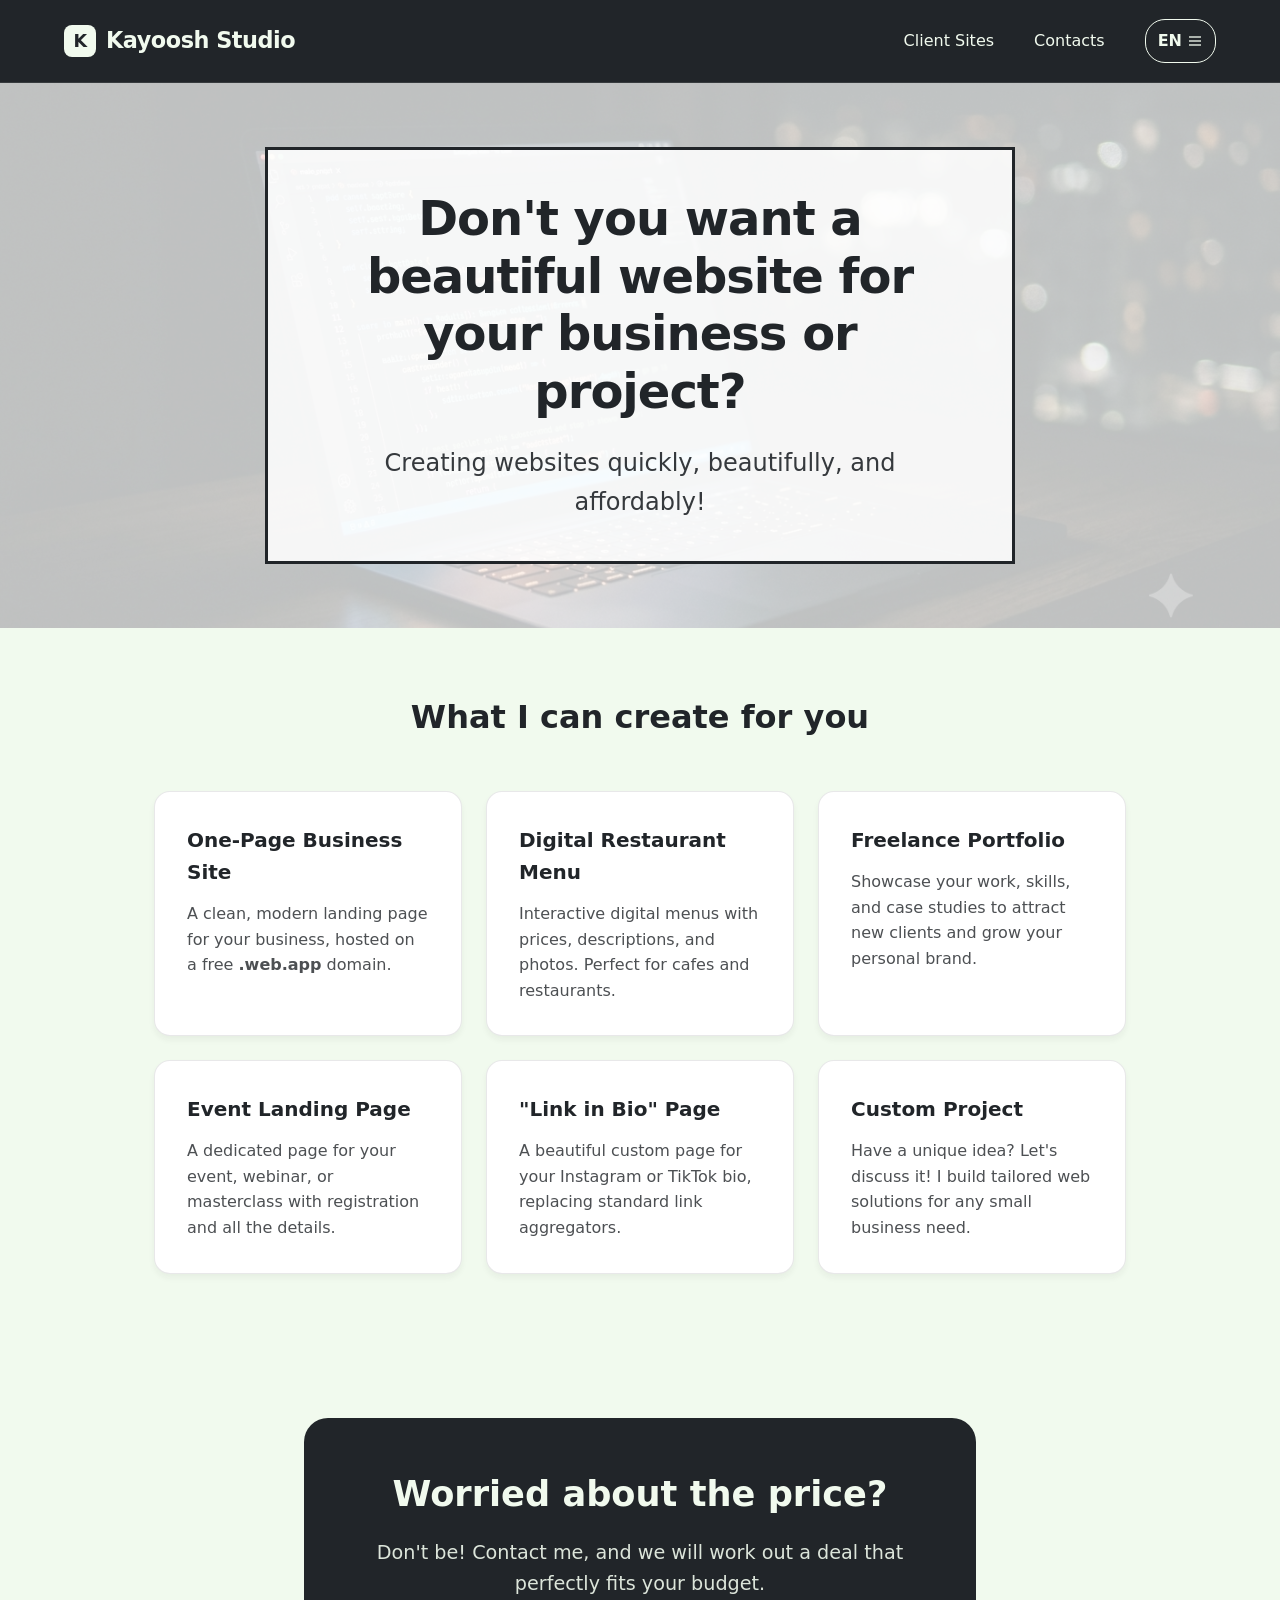
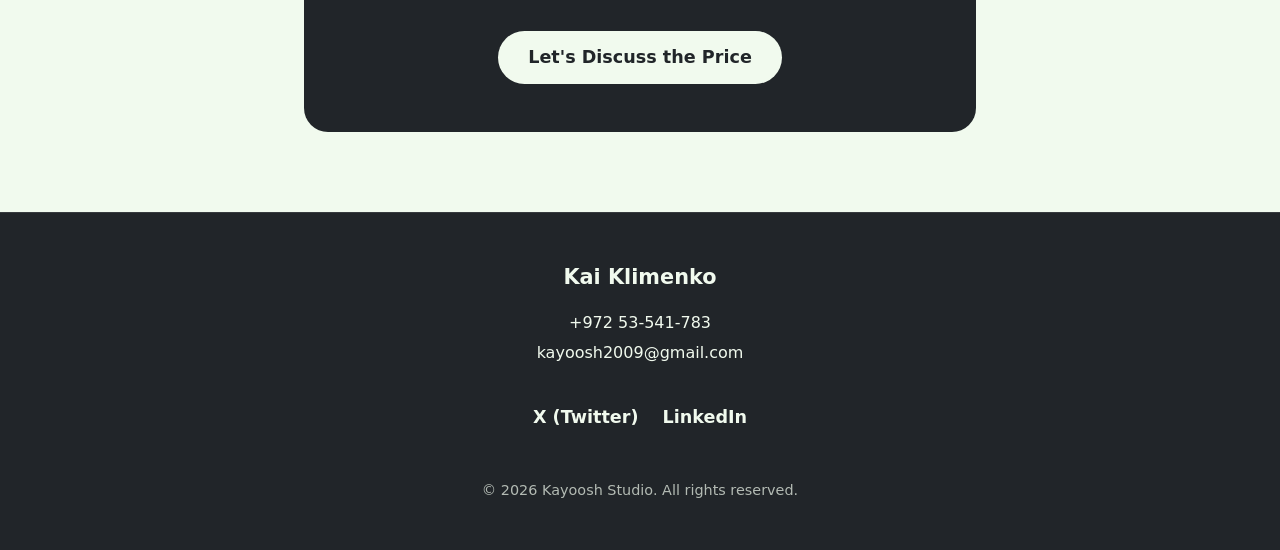
<file: index.html>
<!DOCTYPE html>
<html lang="en">
<head>
    <meta charset="UTF-8">
    <meta name="viewport" content="width=device-width, initial-scale=1.0">
    <title>Kayoosh Studio - Beautiful Websites for Small Businesses</title>
    <link rel="stylesheet" href="index.css">
</head>
<body>

    <!-- NAVBAR -->
    <nav class="navbar">
        <div class="nav-logo">
            <div class="nav-logo-icon">K</div>
            <span>Kayoosh Studio</span>
        </div>
        <div class="nav-links">
            <a href="#clients">Client Sites</a>
            <a href="#contacts">Contacts</a>
            <div class="nav-lang">
                EN <!-- Здесь будет иконка бургер-меню для выбора языка -->
                <svg width="16" height="16" viewBox="0 0 24 24" fill="none" stroke="currentColor" stroke-width="2"><line x1="3" y1="6" x2="21" y2="6"></line><line x1="3" y1="12" x2="21" y2="12"></line><line x1="3" y1="18" x2="21" y2="18"></line></svg>
            </div>
        </div>
    </nav>

    <section class="hero">
        <div class="hero-content">
            <h1>Don't you want a beautiful website for your business or project?</h1>
            <p>Creating websites quickly, beautifully, and affordably!</p>
        </div>
    </section>

    <!-- SERVICES SECTION -->
    <section class="services" id="services">
        <h2>What I can create for you</h2>
        <div class="services-grid">
            <div class="service-card">
                <h3>One-Page Business Site</h3>
                <p>A clean, modern landing page for your business, hosted on a free <strong>.web.app</strong> domain.</p>
            </div>
            <div class="service-card">
                <h3>Digital Restaurant Menu</h3>
                <p>Interactive digital menus with prices, descriptions, and photos. Perfect for cafes and restaurants.</p>
            </div>
            <div class="service-card">
                <h3>Freelance Portfolio</h3>
                <p>Showcase your work, skills, and case studies to attract new clients and grow your personal brand.</p>
            </div>
            <div class="service-card">
                <h3>Event Landing Page</h3>
                <p>A dedicated page for your event, webinar, or masterclass with registration and all the details.</p>
            </div>
            <div class="service-card">
                <h3>"Link in Bio" Page</h3>
                <p>A beautiful custom page for your Instagram or TikTok bio, replacing standard link aggregators.</p>
            </div>
            <div class="service-card">
                <h3>Custom Project</h3>
                <p>Have a unique idea? Let's discuss it! I build tailored web solutions for any small business need.</p>
            </div>
        </div>
    </section>

    <!-- PRICING SECTION -->
    <section class="pricing" id="contacts">
        <div class="pricing-box">
            <h2>Worried about the price?</h2>
            <p>Don't be! Contact me, and we will work out a deal that perfectly fits your budget.</p>
            <a href="mailto:kayoosh2009@gmail.com" class="btn-contact">Let's Discuss the Price</a>
        </div>
    </section>

    <!-- FOOTER -->
    <footer class="footer">
        <div class="footer-content">
            <div class="footer-name">Kai Klimenko</div>
            <div class="footer-contacts">
                <a href="tel:+97253541783">+972 53-541-783</a>
                <a href="mailto:kayoosh2009@gmail.com">kayoosh2009@gmail.com</a>
            </div>
            <div class="footer-socials">
                <a href="https://x.com" target="_blank">X (Twitter)</a>
                <a href="https://linkedin.com" target="_blank">LinkedIn</a>
            </div>
            <div class="copyright">© 2026 Kayoosh Studio. All rights reserved.</div>
        </div>
    </footer>

</body>
</html>
</file>
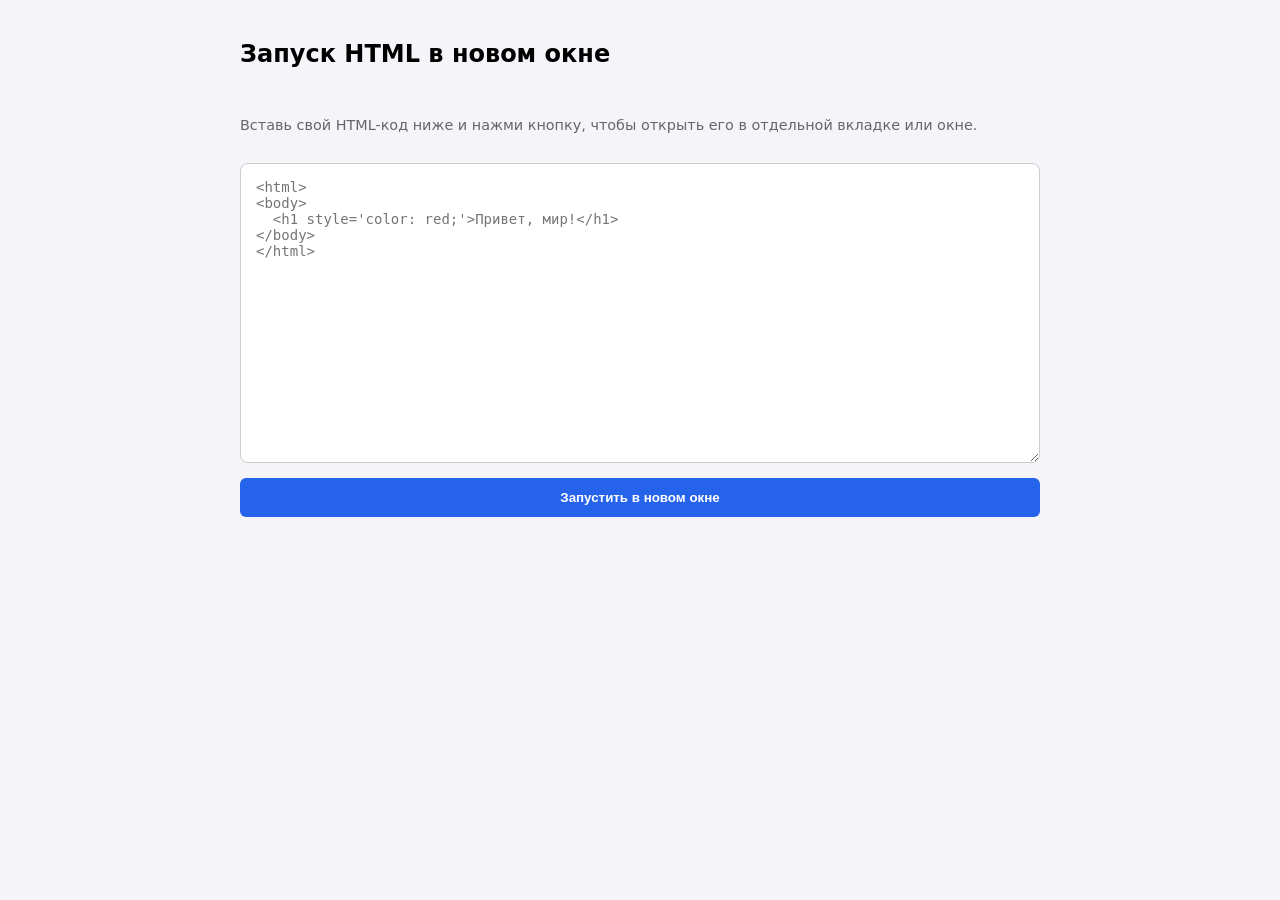
<file: projects/project002/index.html>
<!DOCTYPE html>
<html lang="ru">
<head>
    <meta charset="UTF-8">
    <title>HTML Runner</title>
    <style>
        body { font-family: system-ui, sans-serif; margin: 20px; background: #f4f4f9; }
        .container { max-width: 800px; margin: 0 auto; display: flex; flex-direction: column; gap: 15px; }
        textarea { 
            width: 100%; height: 300px; padding: 15px;
            border: 1px solid #ccc; border-radius: 8px;
            font-family: monospace; font-size: 14px;
            box-sizing: border-box;
        }
        button {
            padding: 12px 24px; background: #2563eb; color: white;
            border: none; border-radius: 6px; cursor: pointer;
            font-weight: bold; transition: background 0.2s;
        }
        button:hover { background: #1d4ed8; }
        p { color: #666; font-size: 0.9em; }
    </style>
</head>
<body>

<div class="container">
    <h2>Запуск HTML в новом окне</h2>
    <p>Вставь свой HTML-код ниже и нажми кнопку, чтобы открыть его в отдельной вкладке или окне.</p>
    
    <textarea id="code" placeholder="<html>
<body>
  <h1 style='color: red;'>Привет, мир!</h1>
</body>
</html>"></textarea>

    <button onclick="launchHTML()">Запустить в новом окне</button>
</div>

<script>
function launchHTML() {
    // Получаем код из текстового поля
    const userCode = document.getElementById('code').value;

    if (!userCode.trim()) {
        alert("Пожалуйста, введи какой-нибудь HTML код!");
        return;
    }

    // Открываем новое пустое окно (или вкладку)
    const newWindow = window.open('', '_blank');

    if (newWindow) {
        // Записываем код пользователя в это окно
        newWindow.document.open();
        newWindow.document.write(userCode);
        newWindow.document.close();
    } else {
        alert("Браузер заблокировал всплывающее окно. Разреши доступ в настройках!");
    }
}
</script>

</body>
</html>
</file>
<file: index.css>
:root {
    --bg-color: #F1FAEE;
    --text-color: #212529;
    --card-bg: #ffffff;
    --shadow: 0 4px 6px rgba(33, 37, 41, 0.05);
}

* {
    margin: 0;
    padding: 0;
    box-sizing: border-box;
    font-family: 'Segoe UI', system-ui, -apple-system, sans-serif;
}

body {
    background-color: var(--bg-color);
    color: var(--text-color);
    line-height: 1.6;
    min-height: 100vh;
    display: flex;
    flex-direction: column;
}

a {
    color: var(--text-color);
    text-decoration: none;
    transition: opacity 0.2s;
}

a:hover {
    opacity: 0.7;
}

/* --- NAVBAR --- */
.navbar {
    display: flex;
    align-items: center;
    justify-content: space-between;
    padding: 1.2rem 5%;
    border-bottom: 1px solid rgba(241, 250, 238, 0.1);
    position: sticky;
    top: 0;
    background-color: #212529;
    color: #F1FAEE;
    z-index: 100;
}

.navbar a {
    color: #F1FAEE;
}

.nav-logo {
    display: flex;
    align-items: center;
    gap: 10px;
    font-size: 1.4rem;
    font-weight: 700;
    letter-spacing: -0.5px;
}

.nav-logo-icon {
    width: 32px;
    height: 32px;
    background-color: #F1FAEE;
    color: #212529;
    display: flex;
    align-items: center;
    justify-content: center;
    border-radius: 8px;
    font-weight: bold;
    font-size: 1.1rem;
}

.nav-links {
    display: flex;
    align-items: center;
    gap: 2.5rem;
}

.nav-links a {
    font-weight: 500;
    font-size: 1rem;
}

.nav-lang {
    cursor: pointer;
    display: flex;
    align-items: center;
    gap: 5px;
    padding: 8px 12px;
    border: 1px solid #F1FAEE;
    border-radius: 20px;
    font-weight: 600;
}

/* --- HERO SECTION --- */
.hero {
    text-align: center;
    padding: 4rem 5%;          /* Уменьшили внутренние отступы сверху и снизу */
    width: 100%;
    min-height: 40vh;          /* Вместо 16:9 делаем аккуратную высоту в 40% от экрана */
    background-image: linear-gradient(rgba(255, 255, 255, 0.75), rgba(255, 255, 255, 0.75)), url('banner.png'); /* Светлый фильтр поверх фото */
    background-size: cover;
    background-position: center;
    display: flex;
    align-items: center;
    justify-content: center;
    box-sizing: border-box;
}

.hero-content {
    max-width: 750px;
    padding: 2.5rem 3rem;
    border: 3px solid var(--text-color); /* Темная рамка */
    background-color: rgba(255, 255, 255, 0.85); /* Светлый полупрозрачный фон */
    color: var(--text-color);            /* Темный текст */
}

.hero h1 {
    font-size: 3rem;
    line-height: 1.2;
    margin-bottom: 1.5rem;
    font-weight: 800;
    letter-spacing: -1px;
}

.hero p {
    font-size: 1.5rem;
    font-weight: 500;
    opacity: 0.9;
}

/* --- SERVICES SECTION --- */
.services {
    padding: 4rem 5%;
    max-width: 1100px;
    margin: 0 auto;
    width: 100%;
}

.services h2 {
    text-align: center;
    font-size: 2rem;
    margin-bottom: 3rem;
    font-weight: 700;
}

.services-grid {
    display: grid;
    grid-template-columns: repeat(auto-fit, minmax(280px, 1fr));
    gap: 1.5rem;
}

.service-card {
    background-color: var(--card-bg);
    padding: 2rem;
    border-radius: 16px;
    border: 1px solid rgba(33, 37, 41, 0.1);
    box-shadow: var(--shadow);
    transition: transform 0.2s, box-shadow 0.2s;
}

.service-card:hover {
    transform: translateY(-5px);
    box-shadow: 0 10px 15px rgba(33, 37, 41, 0.1);
}

.service-card h3 {
    font-size: 1.25rem;
    margin-bottom: 0.8rem;
    font-weight: 700;
}

.service-card p {
    font-size: 1rem;
    opacity: 0.8;
}

/* --- PRICING SECTION --- */
.pricing {
    text-align: center;
    padding: 5rem 5%;
    max-width: 800px;
    margin: 0 auto;
}

.pricing-box {
    background-color: var(--text-color);
    color: var(--bg-color);
    padding: 3rem 2rem;
    border-radius: 24px;
}

.pricing-box h2 {
    font-size: 2.2rem;
    margin-bottom: 1rem;
    font-weight: 800;
}

.pricing-box p {
    font-size: 1.2rem;
    opacity: 0.9;
    margin-bottom: 2rem;
}

.btn-contact {
    display: inline-block;
    background-color: var(--bg-color);
    color: var(--text-color);
    padding: 12px 30px;
    border-radius: 50px;
    font-weight: 700;
    font-size: 1.1rem;
    transition: transform 0.2s;
}

.btn-contact:hover {
    transform: scale(1.05);
    opacity: 1;
}

/* --- FOOTER --- */
.footer {
    margin-top: auto;
    padding: 3rem 5%;
    border-top: 1px solid rgba(241, 250, 238, 0.1);
    text-align: center;
    background-color: #212529;
    color: #F1FAEE;
}

.footer a {
    color: #F1FAEE;
}

.footer-content {
    max-width: 1100px;
    margin: 0 auto;
    display: flex;
    flex-direction: column;
    gap: 1rem;
}

.footer-name {
    font-size: 1.3rem;
    font-weight: 700;
}

.footer-contacts a {
    display: block;
    margin-bottom: 5px;
    font-size: 1rem;
}

.footer-socials {
    display: flex;
    justify-content: center;
    gap: 1.5rem;
    margin-top: 1rem;
    font-size: 1.1rem;
    font-weight: 600;
}

.copyright {
    margin-top: 2rem;
    font-size: 0.9rem;
    opacity: 0.7;
}

/* --- RESPONSIVE --- */
@media (max-width: 768px) {
    .nav-links a:not(.nav-lang) {
        display: none;
        /* Скрываем ссылки на мобилках, оставляем только бургер/язык */
    }

    .hero h1 {
        font-size: 2.2rem;
    }

    .hero p {
        font-size: 1.2rem;
    }

    .pricing-box h2 {
        font-size: 1.8rem;
    }
}
</file>
